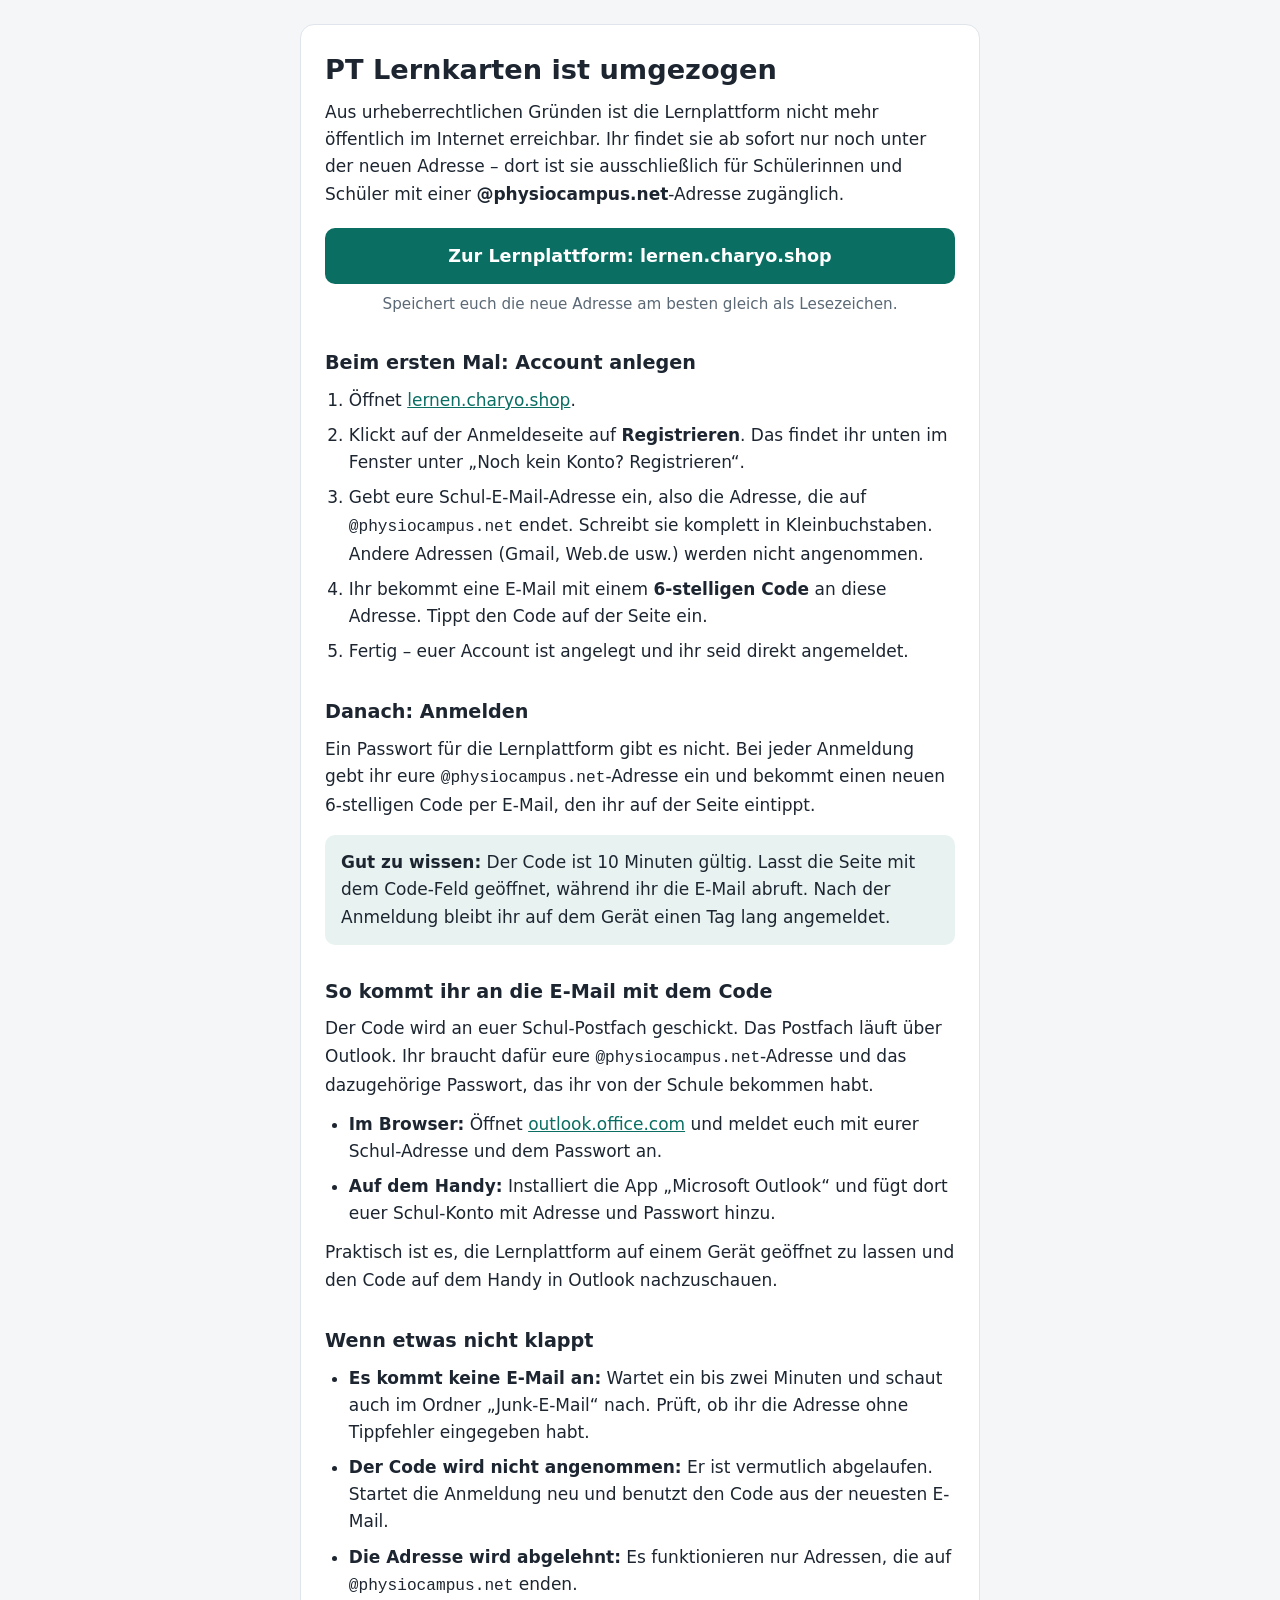
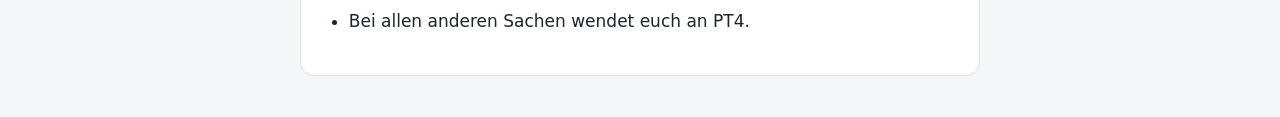
<file: index.html>
<!DOCTYPE html>
<html lang="de">
<head>
  <meta charset="UTF-8">
  <meta name="viewport" content="width=device-width, initial-scale=1">
  <meta name="robots" content="noindex">
  <title>PT Lernkarten ist umgezogen</title>
  <style>
    :root {
      --bg: #f4f6f8;
      --card: #ffffff;
      --text: #1c2530;
      --muted: #5b6875;
      --line: #dfe5ea;
      --accent: #0b6e63;
      --accent-text: #ffffff;
      --soft: #e8f3f1;
    }
    @media (prefers-color-scheme: dark) {
      :root {
        --bg: #12171c;
        --card: #1b232b;
        --text: #e8edf1;
        --muted: #9fadb9;
        --line: #2c3742;
        --accent: #3fb8a8;
        --accent-text: #0c1a18;
        --soft: #1f302e;
      }
    }
    * { box-sizing: border-box; }
    body {
      margin: 0;
      padding: 24px 16px 48px;
      background: var(--bg);
      color: var(--text);
      font-family: system-ui, -apple-system, "Segoe UI", Roboto, sans-serif;
      font-size: 17px;
      line-height: 1.6;
    }
    main {
      max-width: 680px;
      margin: 0 auto;
      background: var(--card);
      border: 1px solid var(--line);
      border-radius: 14px;
      padding: 28px 24px;
    }
    h1 { font-size: 1.7rem; line-height: 1.25; margin: 0 0 12px; }
    h2 { font-size: 1.2rem; margin: 32px 0 8px; }
    p { margin: 0 0 12px; }
    a { color: var(--accent); }
    .button {
      display: block;
      margin: 20px 0 8px;
      padding: 14px 18px;
      background: var(--accent);
      color: var(--accent-text);
      text-align: center;
      text-decoration: none;
      font-weight: 600;
      font-size: 1.1rem;
      border-radius: 10px;
    }
    .hint { color: var(--muted); font-size: 0.95rem; text-align: center; }
    ol, ul { margin: 0 0 12px; padding-left: 1.4em; }
    li { margin-bottom: 8px; }
    .box {
      background: var(--soft);
      border-radius: 10px;
      padding: 14px 16px;
      margin: 16px 0;
    }
    .box p:last-child { margin-bottom: 0; }
    code {
      font-family: ui-monospace, Consolas, monospace;
      font-size: 0.95em;
      overflow-wrap: anywhere;
    }
  </style>
</head>
<body>
  <main>
    <h1>PT Lernkarten ist umgezogen</h1>
    <p>
      Aus urheberrechtlichen Gründen ist die Lernplattform nicht mehr öffentlich
      im Internet erreichbar. Ihr findet sie ab sofort nur noch unter der neuen
      Adresse – dort ist sie ausschließlich für Schülerinnen und Schüler mit
      einer <strong>@physiocampus.net</strong>-Adresse zugänglich.
    </p>

    <a class="button" href="https://lernen.charyo.shop">Zur Lernplattform: lernen.charyo.shop</a>
    <p class="hint">Speichert euch die neue Adresse am besten gleich als Lesezeichen.</p>

    <h2>Beim ersten Mal: Account anlegen</h2>
    <ol>
      <li>Öffnet <a href="https://lernen.charyo.shop">lernen.charyo.shop</a>.</li>
      <li>
        Klickt auf der Anmeldeseite auf <strong>Registrieren</strong>. Das
        findet ihr unten im Fenster unter „Noch kein Konto? Registrieren“.
      </li>
      <li>
        Gebt eure Schul-E-Mail-Adresse ein, also die Adresse, die auf
        <code>@physiocampus.net</code> endet. Schreibt sie komplett in
        Kleinbuchstaben. Andere Adressen (Gmail, Web.de usw.) werden nicht
        angenommen.
      </li>
      <li>
        Ihr bekommt eine E-Mail mit einem <strong>6-stelligen Code</strong> an
        diese Adresse. Tippt den Code auf der Seite ein.
      </li>
      <li>Fertig – euer Account ist angelegt und ihr seid direkt angemeldet.</li>
    </ol>

    <h2>Danach: Anmelden</h2>
    <p>
      Ein Passwort für die Lernplattform gibt es nicht. Bei jeder Anmeldung gebt
      ihr eure <code>@physiocampus.net</code>-Adresse ein und bekommt einen neuen
      6-stelligen Code per E-Mail, den ihr auf der Seite eintippt.
    </p>
    <div class="box">
      <p>
        <strong>Gut zu wissen:</strong> Der Code ist 10 Minuten gültig. Lasst
        die Seite mit dem Code-Feld geöffnet, während ihr die E-Mail abruft.
        Nach der Anmeldung bleibt ihr auf dem Gerät einen Tag lang angemeldet.
      </p>
    </div>

    <h2>So kommt ihr an die E-Mail mit dem Code</h2>
    <p>
      Der Code wird an euer Schul-Postfach geschickt. Das Postfach läuft über
      Outlook. Ihr braucht dafür eure <code>@physiocampus.net</code>-Adresse und
      das dazugehörige Passwort, das ihr von der Schule bekommen habt.
    </p>
    <ul>
      <li>
        <strong>Im Browser:</strong> Öffnet
        <a href="https://outlook.office.com">outlook.office.com</a> und meldet
        euch mit eurer Schul-Adresse und dem Passwort an.
      </li>
      <li>
        <strong>Auf dem Handy:</strong> Installiert die App „Microsoft Outlook“
        und fügt dort euer Schul-Konto mit Adresse und Passwort hinzu.
      </li>
    </ul>
    <p>
      Praktisch ist es, die Lernplattform auf einem Gerät geöffnet zu lassen und
      den Code auf dem Handy in Outlook nachzuschauen.
    </p>

    <h2>Wenn etwas nicht klappt</h2>
    <ul>
      <li>
        <strong>Es kommt keine E-Mail an:</strong> Wartet ein bis zwei Minuten
        und schaut auch im Ordner „Junk-E-Mail“ nach. Prüft, ob ihr die Adresse
        ohne Tippfehler eingegeben habt.
      </li>
      <li>
        <strong>Der Code wird nicht angenommen:</strong> Er ist vermutlich
        abgelaufen. Startet die Anmeldung neu und benutzt den Code aus der
        neuesten E-Mail.
      </li>
      <li>
        <strong>Die Adresse wird abgelehnt:</strong> Es funktionieren nur
        Adressen, die auf <code>@physiocampus.net</code> enden.
      </li>
      <li>Bei allen anderen Sachen wendet euch an PT4.</li>
    </ul>
  </main>
</body>
</html>
</file>
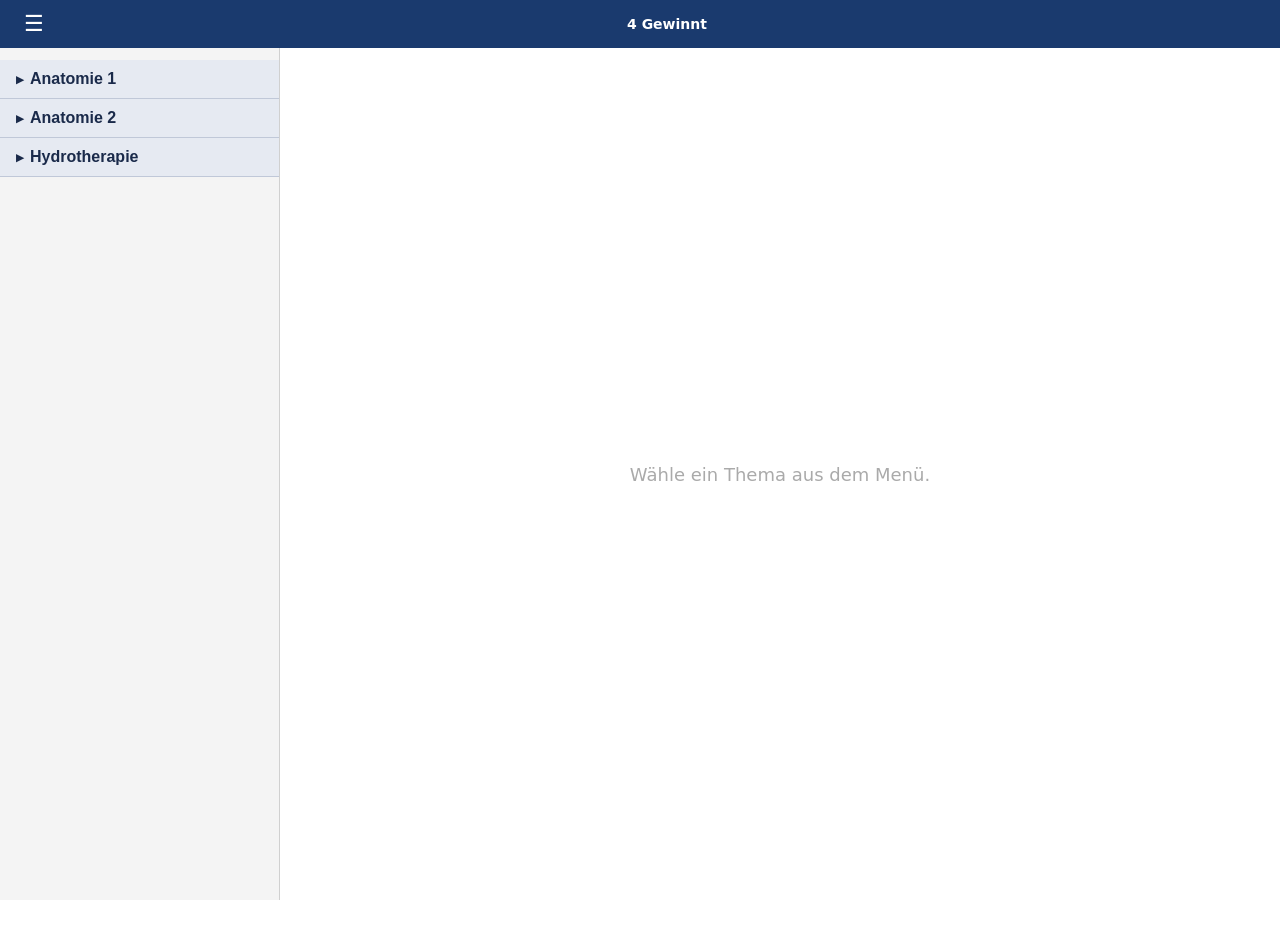
<file: web/index.html>
<!DOCTYPE html>
<html lang="de">
<head>
    <meta charset="UTF-8">
    <meta name="viewport" content="width=device-width, initial-scale=1.0, viewport-fit=cover">
    <title>4 Gewinnt</title>
    <link rel="stylesheet" href="css/style.css">
</head>
<body>
    <header id="mobile-header">
        <button id="hamburger-btn" aria-label="Menü öffnen">&#9776;</button>
        <span id="mobile-title">4 Gewinnt</span>
        <button id="mobile-help-btn" aria-label="Lösung anzeigen" class="hidden">&#10067;</button>
    </header>

    <div id="drawer-overlay"></div>

    <div id="app">

        <nav id="sidebar">
            <button id="drawer-close" aria-label="Menü schließen">&#10005;</button>
            <div id="menu-loading">Lade Menü…</div>
            <ul id="menu-root"></ul>
        </nav>

        <main id="learn-area">
            <div id="placeholder">
                <p>Wähle ein Thema aus dem Menü.</p>
            </div>
            <div id="quiz-wrapper" class="hidden">
                <div id="image-pane">
                    <div id="zoom-container">
                        <img id="quiz-img" alt="Anatomie-Bild">
                    </div>
                </div>
                <div id="answer-panel"></div>
            </div>
            <div id="text-quiz-wrapper" class="hidden"></div>
        </main>

    </div>

    <!-- Help modal -->
    <div id="help-modal" class="hidden" role="dialog" aria-modal="true" aria-labelledby="modal-heading">
        <div id="modal-box">
            <h3 id="modal-heading">Korrekte Antwort:</h3>
            <p id="modal-solution"></p>
            <button id="modal-close">Got it</button>
        </div>
    </div>

    <script src="js/levenshtein.js"></script>
    <script src="js/menu.js"></script>
    <script src="js/zoom.js"></script>
    <script src="js/quiz.js"></script>
    <script src="js/quiz-abfrage.js"></script>
    <script src="js/text-quiz-abfrage.js"></script>
    <script src="js/app.js"></script>
</body>
</html>
</file>
<file: web/css/style.css>
*, *::before, *::after {
    box-sizing: border-box;
    margin: 0;
    padding: 0;
}

body {
    font-family: system-ui, -apple-system, sans-serif;
    height: 100dvh;
    overflow: hidden;
    background: #fff;
}

/* ── App shell ─────────────────────────────── */
#app {
    display: flex;
    margin-top: 48px;
    height: calc(100dvh - 48px);
    padding-bottom: env(safe-area-inset-bottom);
}

/* ── Sidebar ────────────────────────────────── */
#sidebar {
    width: 22%;
    min-width: 170px;
    max-width: 280px;
    background: #f4f4f4;
    border-right: 1px solid #d0d0d0;
    overflow-y: auto;
    padding: 12px 0;
    flex-shrink: 0;
    transition: width 0.25s ease, min-width 0.25s ease, border-color 0.25s ease;
}

#menu-loading {
    padding: 16px;
    color: #888;
    font-size: 14px;
}

#menu-root {
    list-style: none;
}

/* Level 0: Fach (oberste Ebene) */
.menu-fach > button {
    width: 100%;
    text-align: left;
    background: #e6eaf2;
    border: none;
    border-bottom: 1px solid #c0c8d8;
    cursor: pointer;
    padding: 10px 16px;
    font-size: 16px;
    font-weight: 800;
    color: #1a2a4a;
    display: flex;
    align-items: center;
    gap: 6px;
}

.menu-fach > button::before {
    content: '▶';
    font-size: 10px;
    transition: transform 0.15s;
    display: inline-block;
}

.menu-fach > button.expanded::before {
    transform: rotate(90deg);
}

.menu-fach > button:hover {
    background: #d4daea;
}

.menu-fach-list {
    list-style: none;
}

/* Level 1: Kategorie */
.menu-kat > button {
    width: 100%;
    text-align: left;
    background: none;
    border: none;
    cursor: pointer;
    padding: 9px 16px;
    font-size: 15px;
    font-weight: 700;
    color: #222;
    display: flex;
    align-items: center;
    gap: 6px;
}

.menu-kat > button::before {
    content: '▶';
    font-size: 9px;
    transition: transform 0.15s;
    display: inline-block;
}

.menu-kat > button.expanded::before {
    transform: rotate(90deg);
}

.menu-kat > button:hover {
    background: #e8e8e8;
}

/* Level 2: Unterkategorie */
.menu-unter-list {
    list-style: none;
}

.menu-unter > button {
    width: 100%;
    text-align: left;
    background: none;
    border: none;
    cursor: pointer;
    padding: 7px 16px 7px 28px;
    font-size: 14px;
    color: #444;
    display: flex;
    align-items: center;
    gap: 6px;
}

.menu-unter > button::before {
    content: '▶';
    font-size: 8px;
    transition: transform 0.15s;
    display: inline-block;
}

.menu-unter > button.expanded::before {
    transform: rotate(90deg);
}

.menu-unter > button:hover {
    background: #e4e4e4;
}

/* Level 3: Ansicht */
.menu-ansicht-list {
    list-style: none;
}

.menu-ansicht-li {
    display: flex;
    align-items: stretch;
}

/* Ansicht-Name als Label, darunter Lernen/Schreiben/Quiz (Bild- und Text-Einträge) */
.menu-ansicht-li--split {
    flex-direction: column;
    align-items: stretch;
}

.menu-ansicht-label {
    padding: 6px 8px 2px 42px;
    font-size: 13px;
    color: #555;
}

.menu-ansicht-actions {
    display: flex;
    gap: 6px;
    padding: 0 8px 6px 42px;
}

.menu-mode-btn {
    flex: 1;
    min-width: 0;
    background: none;
    border: 1px solid #d0d0d0;
    border-radius: 4px;
    cursor: pointer;
    padding: 4px 4px;
    font-size: 11px;
    color: #555;
    white-space: nowrap;
    overflow: hidden;
    text-overflow: ellipsis;
}

.menu-mode-btn:hover {
    background: #dde8f5;
}

.menu-ansicht-li.active .menu-ansicht-label {
    font-weight: 600;
    color: #1a3a6e;
}

.menu-mode-btn.active {
    background: #c4d9f5;
    border-color: #a8c4ee;
    font-weight: 600;
    color: #1a3a6e;
}

/* ── Learn area ─────────────────────────────── */
#learn-area {
    position: relative;
    flex: 1;
    display: flex;
    align-items: center;
    justify-content: center;
    overflow: hidden;
    background: #fff;
}

@media (min-width: 601px) {
    #app.sidebar-collapsed #sidebar {
        width: 0;
        min-width: 0;
        border-right-color: transparent;
        padding-left: 0;
        padding-right: 0;
        overflow: hidden;
    }
}

#placeholder {
    color: #aaa;
    font-size: 18px;
    text-align: center;
}

#quiz-wrapper {
    position: absolute;
    inset: 0;
    display: flex;
}

/* ── Image pane (zoom-container centers inside this) ──────────── */
#image-pane {
    position: relative;
    flex: 1;
    min-width: 0;
    min-height: 0;
    display: flex;
    align-items: center;
    justify-content: center;
    overflow: hidden;
}

/* ── Answer panel ───────────────────────────── */
#answer-panel {
    flex-shrink: 0;
    overflow-y: auto;
    padding: 16px;
    display: flex;
    flex-direction: column;
    gap: 10px;
}

.answer-row {
    display: flex;
    align-items: center;
    gap: 8px;
}

.answer-row:first-child {
    margin-top: 4em; /* ca. 4 Leerzeilen Abstand oberhalb der ersten Eingabezeile */
}

.answer-row .label-input {
    flex: 1;
    min-width: 0;
}

/* Landscape viewport ("16:9"): panel to the right */
@media (orientation: landscape) {
    #quiz-wrapper {
        flex-direction: row;
    }
    #answer-panel {
        width: 30%;
        min-width: 220px;
        max-width: 35%;
        border-left: 1px solid #d0d0d0;
    }
    .tq-quiz-layout {
        flex-direction: row;
    }
    .tq-quiz-panel-host {
        width: 30%;
        min-width: 220px;
        max-width: 35%;
        border-left: 1px solid #d0d0d0;
    }
}

/* Portrait viewport ("9:16"): panel below */
@media (orientation: portrait) {
    #quiz-wrapper {
        flex-direction: column;
    }
    #answer-panel {
        width: 100%;
        max-height: 35vh;
        border-top: 1px solid #d0d0d0;
    }
    .tq-quiz-layout {
        flex-direction: column;
    }
    .tq-quiz-panel-host {
        width: 100%;
        max-height: 35vh;
        border-top: 1px solid #d0d0d0;
    }
}

/* ── Quiz-Abfrage-Modus (Startbildschirm / Frage-Karte / Abschluss) ────────── */
/* margin:auto statt justify-content:center auf #answer-panel — sonst ist bei
   Inhalt, der höher als der Host ist, der obere Überstand nicht erreichbar
   (Flexbox: overflow:auto + center erlaubt nur positives Scrollen; die
   Auto-Margins fallen bei Platzmangel auf 0 zurück und lassen den Inhalt oben
   bündig beginnen — dadurch bleibt alles über den normalen Scroll erreichbar). */
#answer-panel > .qz-panel {
    margin: auto 0;
}

.qz-panel {
    display: flex;
    flex-direction: column;
    gap: 14px;
}

.qz-heading {
    font-size: 15px;
    font-weight: 600;
    color: #222;
}

.qz-question {
    font-size: 16px;
    font-weight: 600;
    color: #1a1a1a;
}

/* Kategorie-Tag im Text-Quiz-Modus (z. B. "Ursprung", "Indikation") — bewusst
   größer als .qz-question, da die Kategorie die wichtigere Einordnung ist. */
.qz-category {
    font-size: 20px;
    font-weight: 700;
    color: #1a3a6e;
}

.qz-solution {
    font-size: 22px;
    font-weight: 700;
    color: #1a6ee0;
}

.qz-hint {
    font-size: 13px;
    color: #777;
}

.qz-counter {
    font-size: 13px;
    color: #777;
}

.qz-btn {
    background: #fff;
    border: 1.5px solid #777;
    border-radius: 6px;
    padding: 10px 16px;
    font-size: 14px;
    cursor: pointer;
    color: #333;
}

.qz-btn:hover {
    background: #eee;
}

.qz-btn-primary {
    background: #3a82d4;
    border-color: #3a82d4;
    color: #fff;
}

.qz-btn-primary:hover {
    background: #2f6bb0;
}

.qz-judge-row {
    display: flex;
    gap: 10px;
}

.qz-judge-row .qz-btn {
    flex: 1;
}

.qz-btn-correct {
    background: #2a9d00;
    border-color: #2a9d00;
    color: #fff;
}

.qz-btn-correct:hover {
    background: #1e7a00;
}

.qz-btn-wrong {
    background: #c0392b;
    border-color: #c0392b;
    color: #fff;
}

.qz-btn-wrong:hover {
    background: #9c2d21;
}

/* ── "Aus Liste"-Modus: Pop-up-Modal ────────────────────────── */
.qz-modal-overlay {
    position: fixed;
    inset: 0;
    background: rgba(0, 0, 0, 0.5);
    display: none;
    align-items: center;
    justify-content: center;
    z-index: 1000;
}

.qz-modal-overlay--visible {
    display: flex;
}

.qz-modal-box {
    background: #fff;
    border-radius: 10px;
    padding: 28px 32px;
    max-width: 400px;
    width: 90vw;
    max-height: calc(100vh - 48px);
    overflow-y: auto;
    box-shadow: 0 6px 30px rgba(0, 0, 0, 0.3);
}

/* ── "Aus Liste"-Modus: Gruppierung nach Zeile ──────────────── */
.qz-list-group {
    margin-bottom: 18px;
}

.qz-list-row {
    display: flex;
    flex-wrap: wrap;
    gap: 8px;
    margin-top: 6px;
}

/* Ohne Bild (.tq-quiz-standalone) hat .qz-panel keine Höhenbegrenzung; bei
   vielen Zeilen (z. B. 8 Muskeln × 4 Spalten) muss die Liste scrollen statt
   über den Viewport hinauszuragen. Nur für den Listen-Modus gesetzt. */
.qz-panel--scrollable {
    max-height: 90vh;
    overflow-y: auto;
}

/* ── Zoom container ─────────────────────────── */
#zoom-container {
    position: relative;
    line-height: 0;
    display: inline-block;
    transform-origin: 0 0;
    will-change: transform;
    cursor: grab;
    touch-action: none;
}

#zoom-container.grabbing {
    cursor: grabbing;
}

/* max-height hier ist nur der Fallback vor dem ersten JS-Sync bzw. ohne
   ResizeObserver-Support. syncPaneHeight() (zoom.js) setzt danach live
   style.maxHeight direkt (Pixelwert) auf #quiz-img. Ein reines CSS-%-
   max-height würde hier nie greifen, da #zoom-container (display:inline-
   block, shrink-wrap um das Bild — nötig für Zoom/Pan- und Marker-Badge-
   Positionierung) selbst keine definite Höhe hat, an der sich ein
   Prozentwert des Kindes verankern könnte. */
#quiz-img {
    display: block;
    max-width: 100%;
    max-height: calc(100dvh - 48px);
}

/* ── Marker badges (numbered dots on the image) ────────────────── */
.number-badge {
    width: 22px;
    height: 22px;
    flex-shrink: 0;
    border-radius: 50%;
    border: 2px solid #555;
    background: rgba(255, 255, 255, 0.9);
    color: #333;
    font-size: 12px;
    font-weight: 700;
    display: flex;
    align-items: center;
    justify-content: center;
    line-height: 1;
}

.marker-badge {
    position: absolute;
    transform: translate(-50%, -50%);
}

.marker-badge--active {
    width: 28px;
    height: 28px;
    border-color: #1a6ee0;
    background: #1a6ee0;
    color: #fff;
    box-shadow: 0 0 0 4px rgba(26, 110, 224, 0.35);
}

.label-input {
    background: rgba(255, 255, 255, 0.85);
    border: 1.5px solid #777;
    border-radius: 3px;
    font-size: 13px;
    padding: 2px 4px;
    outline: none;
    transition: background 0.12s, border-color 0.12s;
    min-width: 40px;
}

.label-input:focus {
    border-color: #3a82d4;
    background: rgba(255, 255, 255, 0.95);
}

.label-input.correct {
    background: rgba(80, 200, 100, 0.85);
    border-color: #2a9d00;
}

.label-input.typo {
    background: rgba(255, 165, 0, 0.75);
    border-color: #c07000;
}

.help-btn {
    width: 22px;
    height: 22px;
    flex-shrink: 0;
    border-radius: 50%;
    border: 2px solid #555;
    background: #fff;
    color: #333;
    font-size: 12px;
    font-weight: 700;
    cursor: pointer;
    display: flex;
    align-items: center;
    justify-content: center;
    line-height: 1;
    padding: 0;
}

.help-btn:hover {
    background: #e8e8e8;
    border-color: #222;
}

/* ── Help modal ─────────────────────────────── */
#help-modal {
    position: fixed;
    inset: 0;
    background: rgba(0, 0, 0, 0.5);
    display: flex;
    align-items: center;
    justify-content: center;
    z-index: 1000;
}

#modal-box {
    background: #fff;
    border-radius: 10px;
    padding: 36px 48px;
    text-align: center;
    min-width: 280px;
    box-shadow: 0 6px 30px rgba(0, 0, 0, 0.3);
}

#modal-box h3 {
    font-size: 15px;
    font-weight: 400;
    color: #666;
    margin-bottom: 10px;
}

#modal-solution {
    font-size: 26px;
    font-weight: 700;
    color: #1a1a1a;
    margin-bottom: 28px;
}

#modal-close {
    background: #2a9d00;
    color: #fff;
    border: none;
    border-radius: 6px;
    padding: 11px 32px;
    font-size: 16px;
    cursor: pointer;
}

#modal-close:hover {
    background: #1e7a00;
}

/* ── Focus styles (keyboard accessibility) ──────────────────── */
.menu-kat > button:focus-visible,
.menu-unter > button:focus-visible,
.menu-mode-btn:focus-visible,
.help-btn:focus-visible,
.qz-btn:focus-visible,
#modal-close:focus-visible {
    outline: 2px solid #3a82d4;
    outline-offset: 2px;
}

/* ── Header (Übungsname + Menü-Button, bei jeder Breite sichtbar) ─── */
#mobile-header {
    display: flex;
    align-items: center;
    height: 48px;
    background: #1a3a6e;
    color: #fff;
    padding: 0 12px;
    gap: 10px;
    flex-shrink: 0;
    position: fixed;
    top: 0;
    left: 0;
    right: 0;
    z-index: 200;
}

#hamburger-btn,
#mobile-help-btn {
    background: none;
    border: none;
    color: #fff;
    font-size: 22px;
    cursor: pointer;
    min-width: 44px;
    min-height: 44px;
    display: flex;
    align-items: center;
    justify-content: center;
    padding: 0;
    border-radius: 4px;
    flex-shrink: 0;
}

#hamburger-btn:hover,
#mobile-help-btn:hover {
    background: rgba(255,255,255,0.15);
}

#mobile-title {
    flex: 1;
    font-size: 14px;
    font-weight: 600;
    text-align: center;
    overflow: hidden;
    text-overflow: ellipsis;
    white-space: nowrap;
}

#drawer-overlay {
    display: none;
}

#drawer-close {
    display: none;
}

/* ── Utility ────────────────────────────────── */
.hidden {
    display: none !important;
}

/* ── Text Quiz ──────────────────────────────── */
#text-quiz-wrapper {
    position: absolute;
    inset: 0;
    overflow-y: auto;
    padding: 16px 24px 32px;
    align-items: flex-start;
    justify-content: flex-start;
}

.tq-section {
    padding: 16px 0;
    border-bottom: 2px solid #e0e0e0;
    width: 100%;
}

.tq-section:last-child {
    border-bottom: none;
}

.tq-question {
    font-size: 16px;
    font-weight: 700;
    color: #1a3a6e;
    margin-bottom: 12px;
    padding-bottom: 6px;
    border-bottom: 1px solid #d0d0d0;
}

.tq-categories {
    display: flex;
    flex-wrap: wrap;
    gap: 16px 24px;
}

.tq-category {
    flex: 1;
    min-width: 160px;
}

.tq-category-header {
    display: flex;
    align-items: center;
    gap: 6px;
    margin-bottom: 6px;
}

.tq-category-label {
    font-size: 13px;
    font-weight: 600;
    color: #444;
    flex: 1;
}

.tq-fields {
    display: flex;
    flex-direction: column;
    gap: 4px;
}

.tq-input {
    width: 100%;
    min-width: 0;
}

.tq-field-row {
    display: flex;
    align-items: center;
    gap: 6px;
}

.tq-field-row .tq-input {
    flex: 1;
}

.tq-field-prefix {
    font-size: 15px;
    color: #000;
    white-space: nowrap;
    flex-shrink: 0;
}

.tq-answer-text {
    font-size: 15px;
    color: #000;
    padding: 2px 0;
}

.tq-quiz-image {
    display: block;
    max-width: 100%;
    max-height: 80vh;
    margin: 0 auto 20px;
    border-radius: 4px;
    object-fit: contain;
    cursor: zoom-in;
}

.tq-dual-image-container {
    display: flex;
    gap: 12px;
    margin: 0 auto 20px;
    align-items: flex-start;
}

.tq-dual-image-container .tq-quiz-image {
    flex: 1 1 0;
    min-width: 0;
    margin: 0;
    max-height: 60vh;
}

/* ── Text-Quiz-Abfrage: Bild links, Panel rechts (analog zum Bild-Quiz-Modus,
   siehe #quiz-wrapper/#image-pane/#answer-panel); Ausrichtung siehe
   @media (orientation: …) oben ────────────────────────────────────────── */
.tq-quiz-layout {
    position: absolute;
    inset: 0;
    display: flex;
}

.tq-quiz-image-pane {
    position: relative;
    flex: 1;
    min-width: 0;
    min-height: 0;
    display: flex;
    align-items: center;
    justify-content: center;
    overflow: hidden;
}

/* max-height:100% ist für .tq-quiz-image direkt in .tq-quiz-image-pane
   bereits korrekt (definite Höhe des Flex-Elternteils). Für Bilder in
   .tq-dual-image-container (display:flex, align-items:flex-start bei
   .tq-quiz-image-pane → nicht gestretcht, wie #zoom-container also ohne
   definite Höhe) ist es nur der Fallback vor dem ersten JS-Sync —
   syncPaneHeight() (zoom.js) setzt danach live style.maxHeight direkt auf
   jedes Bild (Reihen-Layout) bzw. style.height auf den Container
   (gestapeltes Spalten-Layout, siehe Media-Query unten). */
.tq-quiz-image-pane .tq-quiz-image,
.tq-quiz-image-pane .tq-dual-image-container,
.tq-quiz-image-pane .tq-dual-image-container .tq-quiz-image {
    margin: 0;
    max-height: 100%;
}

.tq-quiz-panel-host {
    flex-shrink: 0;
    overflow-y: auto;
    padding: 16px;
    display: flex;
    flex-direction: column;
}

/* Ohne Bild: Panel füllt die ganze Fläche und zentriert die Karte
   horizontal + vertikal (eigene Klasse, unabhängig von den
   Landscape/Portrait-Breitenregeln von .tq-quiz-panel-host oben) */
.tq-quiz-standalone {
    position: absolute;
    inset: 0;
    display: flex;
    justify-content: center;
}

/* margin:auto statt justify-content:center (.tq-quiz-panel-host) bzw.
   align-items:center (.tq-quiz-standalone) — sonst ist bei Inhalt, der höher
   als der sichtbare Bereich ist, der obere Überstand nicht erreichbar
   (Flexbox-Center + overflow:auto erlaubt nur positives Scrollen; der
   scrollende Vorfahre ist bei .tq-quiz-standalone #text-quiz-wrapper). Die
   Auto-Margins fallen bei Platzmangel auf 0 zurück und lassen den Inhalt oben
   bündig beginnen, dadurch bleibt alles über den normalen Scroll erreichbar. */
.tq-quiz-panel-host > .qz-panel,
.tq-quiz-standalone > .qz-panel {
    margin: auto 0;
}

/* Kein Bild, oder Panel unterhalb des Bildes (Portrait): Karte nicht über die
   volle Breite strecken, sondern sinnvoll begrenzen. In der schmalen
   280px-Spalte (Landscape mit Bild) hat max-width hier keine Wirkung. */
#text-quiz-wrapper .qz-panel {
    max-width: 340px;
}

.tq-image-overlay {
    display: none;
    position: fixed;
    inset: 0;
    background: rgba(0, 0, 0, 0.88);
    z-index: 1000;
}

.tq-image-overlay--visible {
    display: block;
}

.tq-overlay-zoom-container {
    width: 100%;
    height: 100%;
    overflow: hidden;
    display: flex;
    align-items: center;
    justify-content: center;
}

.tq-image-overlay-img {
    display: block;
    max-width: 95vw;
    max-height: 95vh;
    object-fit: contain;
    border-radius: 4px;
    user-select: none;
    pointer-events: none;
}

.tq-overlay-close {
    position: absolute;
    top: 12px;
    right: 16px;
    z-index: 1001;
    background: rgba(0, 0, 0, 0.55);
    border: 1.5px solid rgba(255, 255, 255, 0.35);
    color: #fff;
    font-size: 22px;
    width: 42px;
    height: 42px;
    border-radius: 50%;
    cursor: pointer;
    display: flex;
    align-items: center;
    justify-content: center;
    line-height: 1;
}

/* ══════════════════════════════════════════════
   MOBILE  ≤ 600px
══════════════════════════════════════════════ */
@media (max-width: 600px) {

    /* ── Drawer-Close-Button ── */
    #drawer-close {
        display: flex;
        align-items: center;
        justify-content: flex-end;
        width: 100%;
        background: none;
        border: none;
        color: #555;
        font-size: 20px;
        cursor: pointer;
        padding: 10px 14px;
        min-height: 44px;
    }

    /* ── Drawer-Overlay ── */
    #drawer-overlay {
        display: block;
        position: fixed;
        inset: 0;
        background: rgba(0, 0, 0, 0.4);
        z-index: 299;
        opacity: 0;
        pointer-events: none;
        transition: opacity 0.3s ease;
    }

    #app.drawer-open #drawer-overlay {
        opacity: 1;
        pointer-events: auto;
    }

    /* ── Sidebar als Drawer ── */
    #sidebar {
        position: fixed;
        top: 0;
        left: 0;
        bottom: 0;
        width: 80%;
        min-width: unset;
        max-width: 320px;
        z-index: 300;
        transform: translateX(-100%);
        transition: transform 0.3s ease;
        padding-top: 0;
        box-shadow: 4px 0 20px rgba(0,0,0,0.2);
    }

    #app.drawer-open #sidebar {
        transform: translateX(0);
    }

    /* Größere Touch-Ziele im Menü */
    .menu-kat > button {
        min-height: 44px;
        font-size: 16px;
    }

    .menu-unter > button {
        min-height: 44px;
    }

    .menu-mode-btn {
        min-height: 44px;
    }

    /* Hauptbereich volle Breite */
    #learn-area {
        width: 100%;
        padding: 8px;
    }

    .tq-quiz-image {
        max-height: 70vh;
    }

    .tq-dual-image-container {
        flex-direction: column;
    }

    /* Gestapelte Doppelbilder (Spalte statt Reihe): kein fixes Pro-Bild-
       max-height mehr (50vh war so wenig verankert wie zuvor #quiz-imgs
       calc(100dvh - 48px), siehe Kommentar oben bei #quiz-img — und wurde
       zudem von der spezifischeren .tq-quiz-image-pane…-Regel oben ohnehin
       nie angewendet). Stattdessen bekommt der Container von syncPaneHeight()
       (zoom.js) live eine definite style.height gesetzt (nicht nur
       max-height — sonst hat flex-grow keinen freien Raum zum Verteilen und
       die Bilder kollabieren auf 0, da ihr flex-basis:0 ist); flex:1 1 0
       (Basisregel .tq-dual-image-container .tq-quiz-image) teilt diese Höhe
       dann automatisch auf beide Bilder auf. min-height:0 hebt die
       automatische Flex-Mindesthöhe auf, die bei Bildern sonst an
       width:100% + Seitenverhältnis hängt und das Schrumpfen verhindern
       würde (analog zum bereits vorhandenen min-width:0 für den
       Reihen-Fall). */
    .tq-quiz-image-pane .tq-dual-image-container .tq-quiz-image {
        max-height: none;
        min-height: 0;
        width: 100%;
    }
}
</file>
